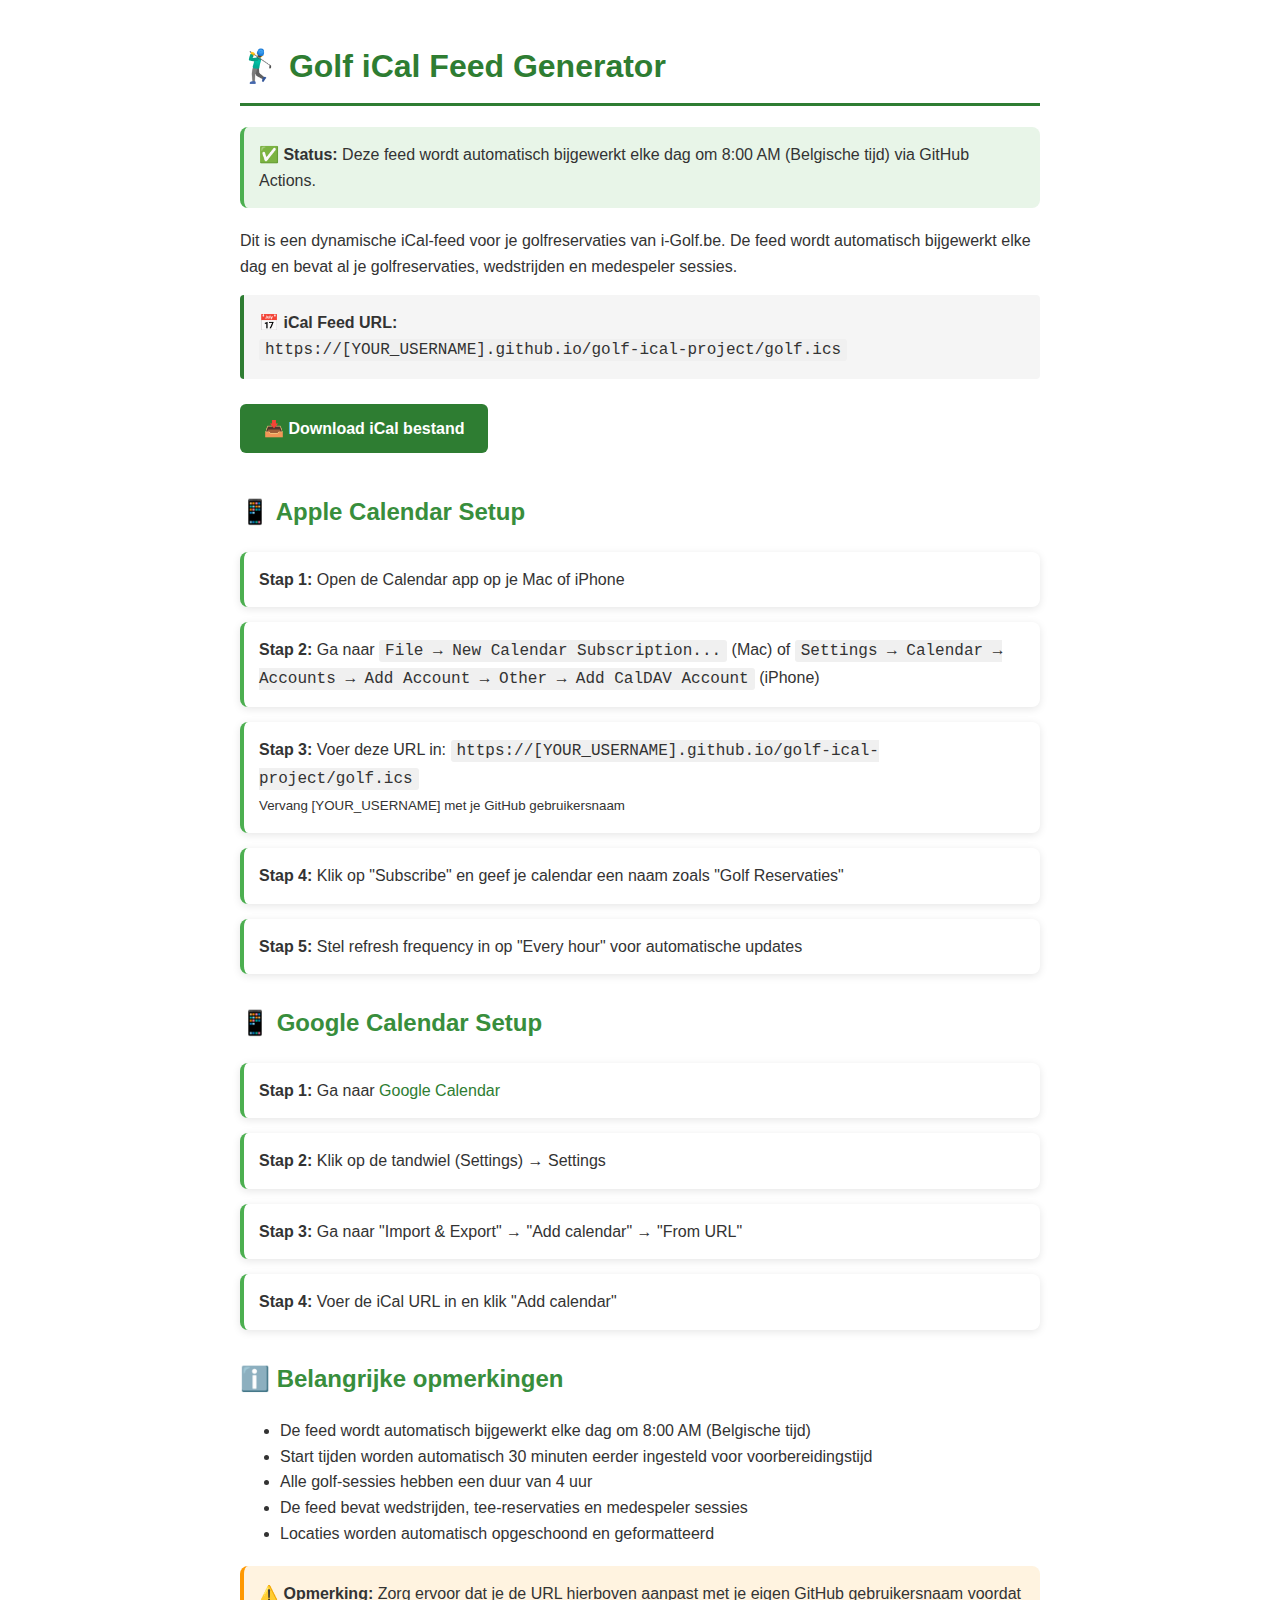
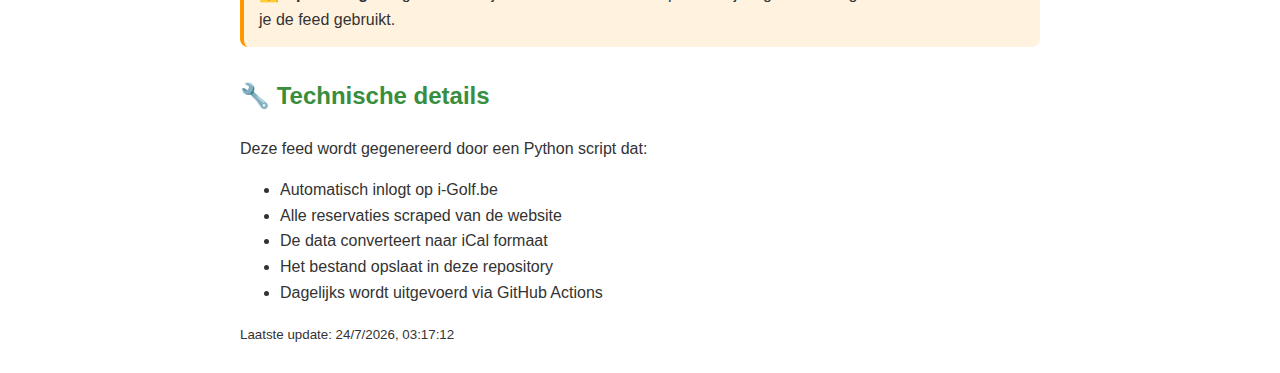
<file: index.html>
<!DOCTYPE html>
<html lang="nl">
<head>
    <meta charset="UTF-8">
    <meta name="viewport" content="width=device-width, initial-scale=1.0">
    <title>Golf iCal Feed Generator</title>
    <style>
        body { 
            font-family: -apple-system, BlinkMacSystemFont, 'Segoe UI', Roboto, sans-serif; 
            max-width: 800px; 
            margin: 0 auto; 
            padding: 20px; 
            line-height: 1.6;
            color: #333;
        }
        h1 { 
            color: #2e7d32; 
            border-bottom: 3px solid #2e7d32;
            padding-bottom: 10px;
        }
        h2 {
            color: #388e3c;
            margin-top: 30px;
        }
        .url-box { 
            background: #f5f5f5; 
            padding: 15px; 
            margin: 15px 0; 
            border-left: 4px solid #2e7d32; 
            border-radius: 4px;
        }
        .step { 
            margin: 15px 0; 
            padding: 15px; 
            background: #fff; 
            border-radius: 8px; 
            box-shadow: 0 2px 8px rgba(0,0,0,0.1); 
            border-left: 4px solid #4caf50;
        }
        code { 
            background: #f0f0f0; 
            padding: 2px 6px; 
            border-radius: 3px; 
            font-family: 'Monaco', 'Menlo', monospace;
        }
        .status {
            background: #e8f5e8;
            padding: 15px;
            border-radius: 8px;
            border-left: 4px solid #4caf50;
            margin: 20px 0;
        }
        .warning {
            background: #fff3e0;
            padding: 15px;
            border-radius: 8px;
            border-left: 4px solid #ff9800;
            margin: 20px 0;
        }
        .golf-icon {
            font-size: 1.2em;
            margin-right: 8px;
        }
        a {
            color: #2e7d32;
            text-decoration: none;
        }
        a:hover {
            text-decoration: underline;
        }
        .download-btn {
            display: inline-block;
            background: #2e7d32;
            color: white;
            padding: 12px 24px;
            border-radius: 6px;
            text-decoration: none;
            margin: 10px 0;
            font-weight: bold;
        }
        .download-btn:hover {
            background: #1b5e20;
            text-decoration: none;
        }
    </style>
</head>
<body>
    <h1>🏌️‍♂️ Golf iCal Feed Generator</h1>
    
    <div class="status">
        <strong>✅ Status:</strong> Deze feed wordt automatisch bijgewerkt elke dag om 8:00 AM (Belgische tijd) via GitHub Actions.
    </div>
    
    <p>Dit is een dynamische iCal-feed voor je golfreservaties van i-Golf.be. 
    De feed wordt automatisch bijgewerkt elke dag en bevat al je golfreservaties, wedstrijden en medespeler sessies.</p>
    
    <div class="url-box">
        <strong>📅 iCal Feed URL:</strong><br>
        <code>https://[YOUR_USERNAME].github.io/golf-ical-project/golf.ics</code>
    </div>
    
    <a href="golf.ics" class="download-btn">📥 Download iCal bestand</a>
    
    <h2>📱 Apple Calendar Setup</h2>
    
    <div class="step">
        <strong>Stap 1:</strong> Open de Calendar app op je Mac of iPhone
    </div>
    
    <div class="step">
        <strong>Stap 2:</strong> Ga naar <code>File → New Calendar Subscription...</code> (Mac) 
        of <code>Settings → Calendar → Accounts → Add Account → Other → Add CalDAV Account</code> (iPhone)
    </div>
    
    <div class="step">
        <strong>Stap 3:</strong> Voer deze URL in: <code>https://[YOUR_USERNAME].github.io/golf-ical-project/golf.ics</code>
        <br><small>Vervang [YOUR_USERNAME] met je GitHub gebruikersnaam</small>
    </div>
    
    <div class="step">
        <strong>Stap 4:</strong> Klik op "Subscribe" en geef je calendar een naam zoals "Golf Reservaties"
    </div>
    
    <div class="step">
        <strong>Stap 5:</strong> Stel refresh frequency in op "Every hour" voor automatische updates
    </div>
    
    <h2>📱 Google Calendar Setup</h2>
    
    <div class="step">
        <strong>Stap 1:</strong> Ga naar <a href="https://calendar.google.com" target="_blank">Google Calendar</a>
    </div>
    
    <div class="step">
        <strong>Stap 2:</strong> Klik op de tandwiel (Settings) → Settings
    </div>
    
    <div class="step">
        <strong>Stap 3:</strong> Ga naar "Import & Export" → "Add calendar" → "From URL"
    </div>
    
    <div class="step">
        <strong>Stap 4:</strong> Voer de iCal URL in en klik "Add calendar"
    </div>
    
    <h2>ℹ️ Belangrijke opmerkingen</h2>
    <ul>
        <li>De feed wordt automatisch bijgewerkt elke dag om 8:00 AM (Belgische tijd)</li>
        <li>Start tijden worden automatisch 30 minuten eerder ingesteld voor voorbereidingstijd</li>
        <li>Alle golf-sessies hebben een duur van 4 uur</li>
        <li>De feed bevat wedstrijden, tee-reservaties en medespeler sessies</li>
        <li>Locaties worden automatisch opgeschoond en geformatteerd</li>
    </ul>
    
    <div class="warning">
        <strong>⚠️ Opmerking:</strong> Zorg ervoor dat je de URL hierboven aanpast met je eigen GitHub gebruikersnaam voordat je de feed gebruikt.
    </div>
    
    <h2>🔧 Technische details</h2>
    <p>Deze feed wordt gegenereerd door een Python script dat:</p>
    <ul>
        <li>Automatisch inlogt op i-Golf.be</li>
        <li>Alle reservaties scraped van de website</li>
        <li>De data converteert naar iCal formaat</li>
        <li>Het bestand opslaat in deze repository</li>
        <li>Dagelijks wordt uitgevoerd via GitHub Actions</li>
    </ul>
    
    <p><small>Laatste update: <span id="last-update">Loading...</span></small></p>
    
    <script>
        // Show last modified date
        fetch('golf.ics')
            .then(response => {
                const lastModified = response.headers.get('last-modified');
                if (lastModified) {
                    document.getElementById('last-update').textContent = new Date(lastModified).toLocaleString('nl-BE');
                } else {
                    document.getElementById('last-update').textContent = 'Onbekend';
                }
            })
            .catch(() => {
                document.getElementById('last-update').textContent = 'Niet beschikbaar';
            });
    </script>
</body>
</html>
</file>
